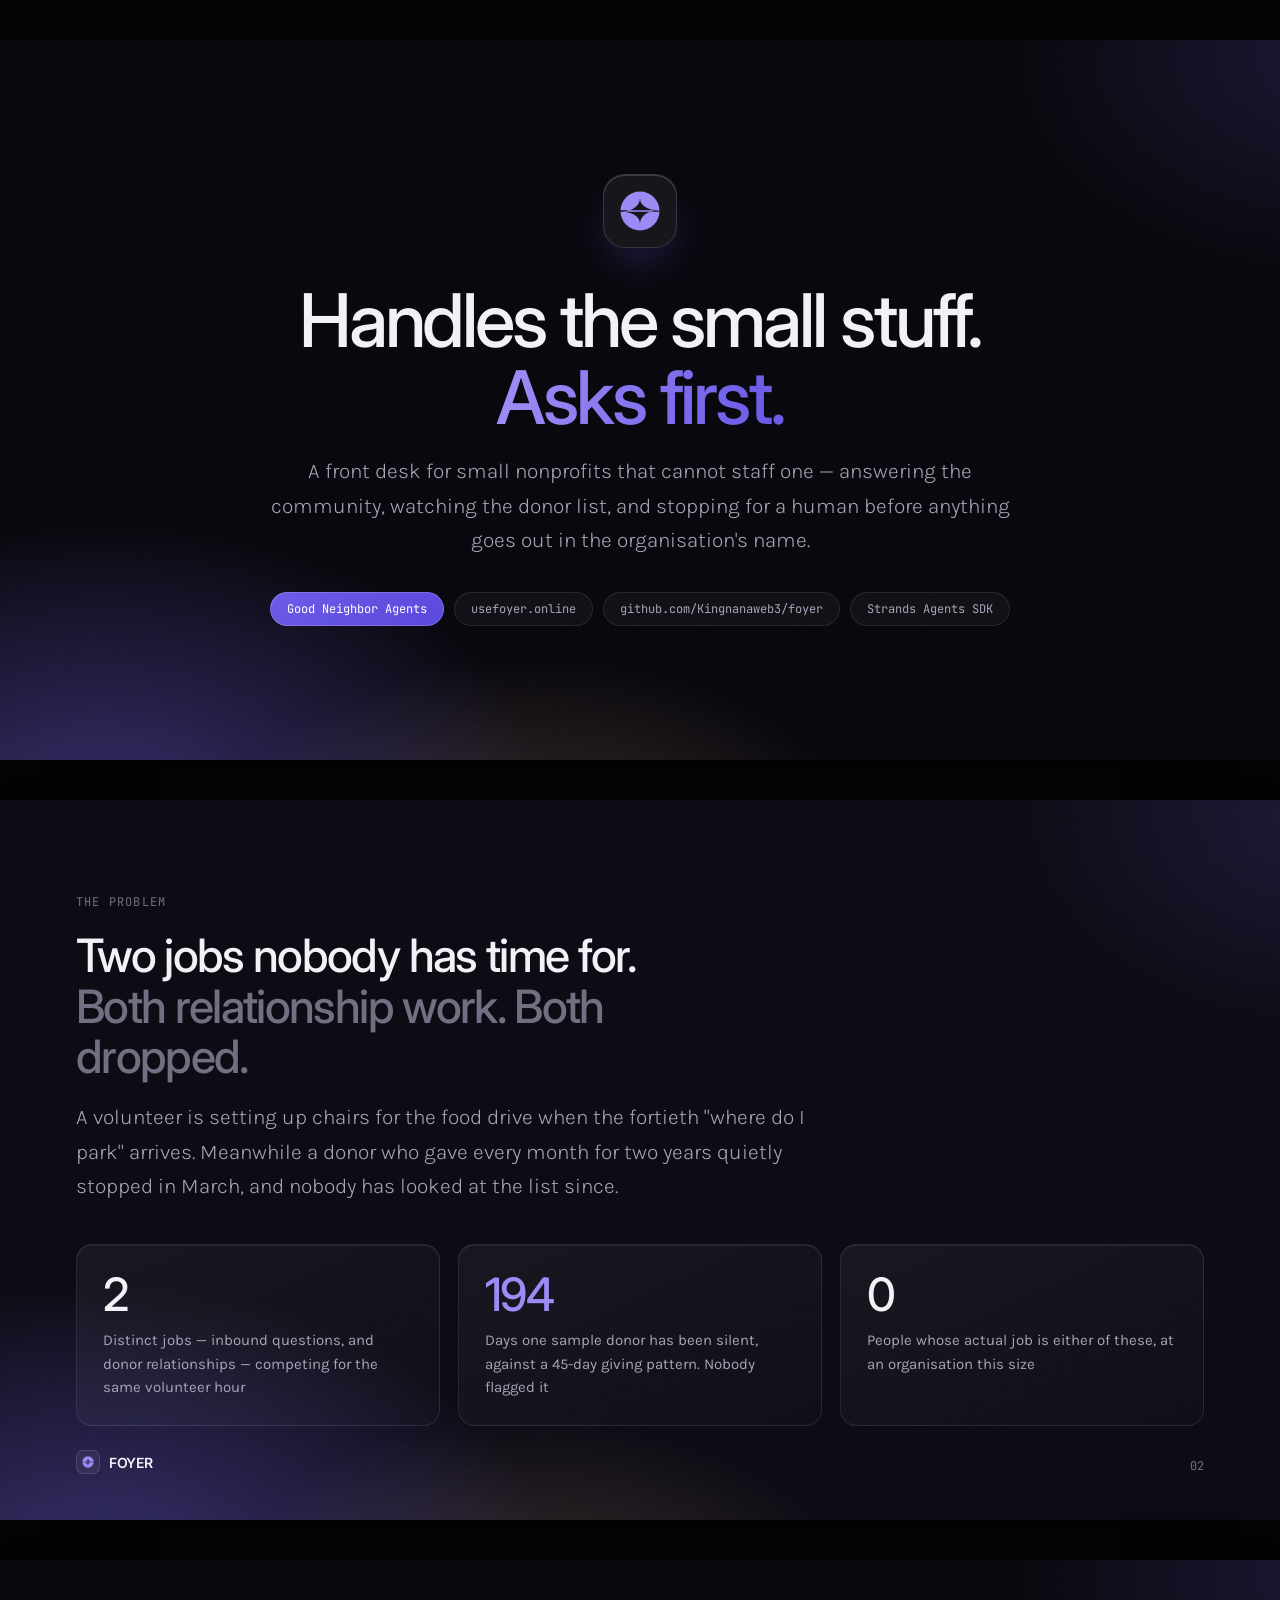
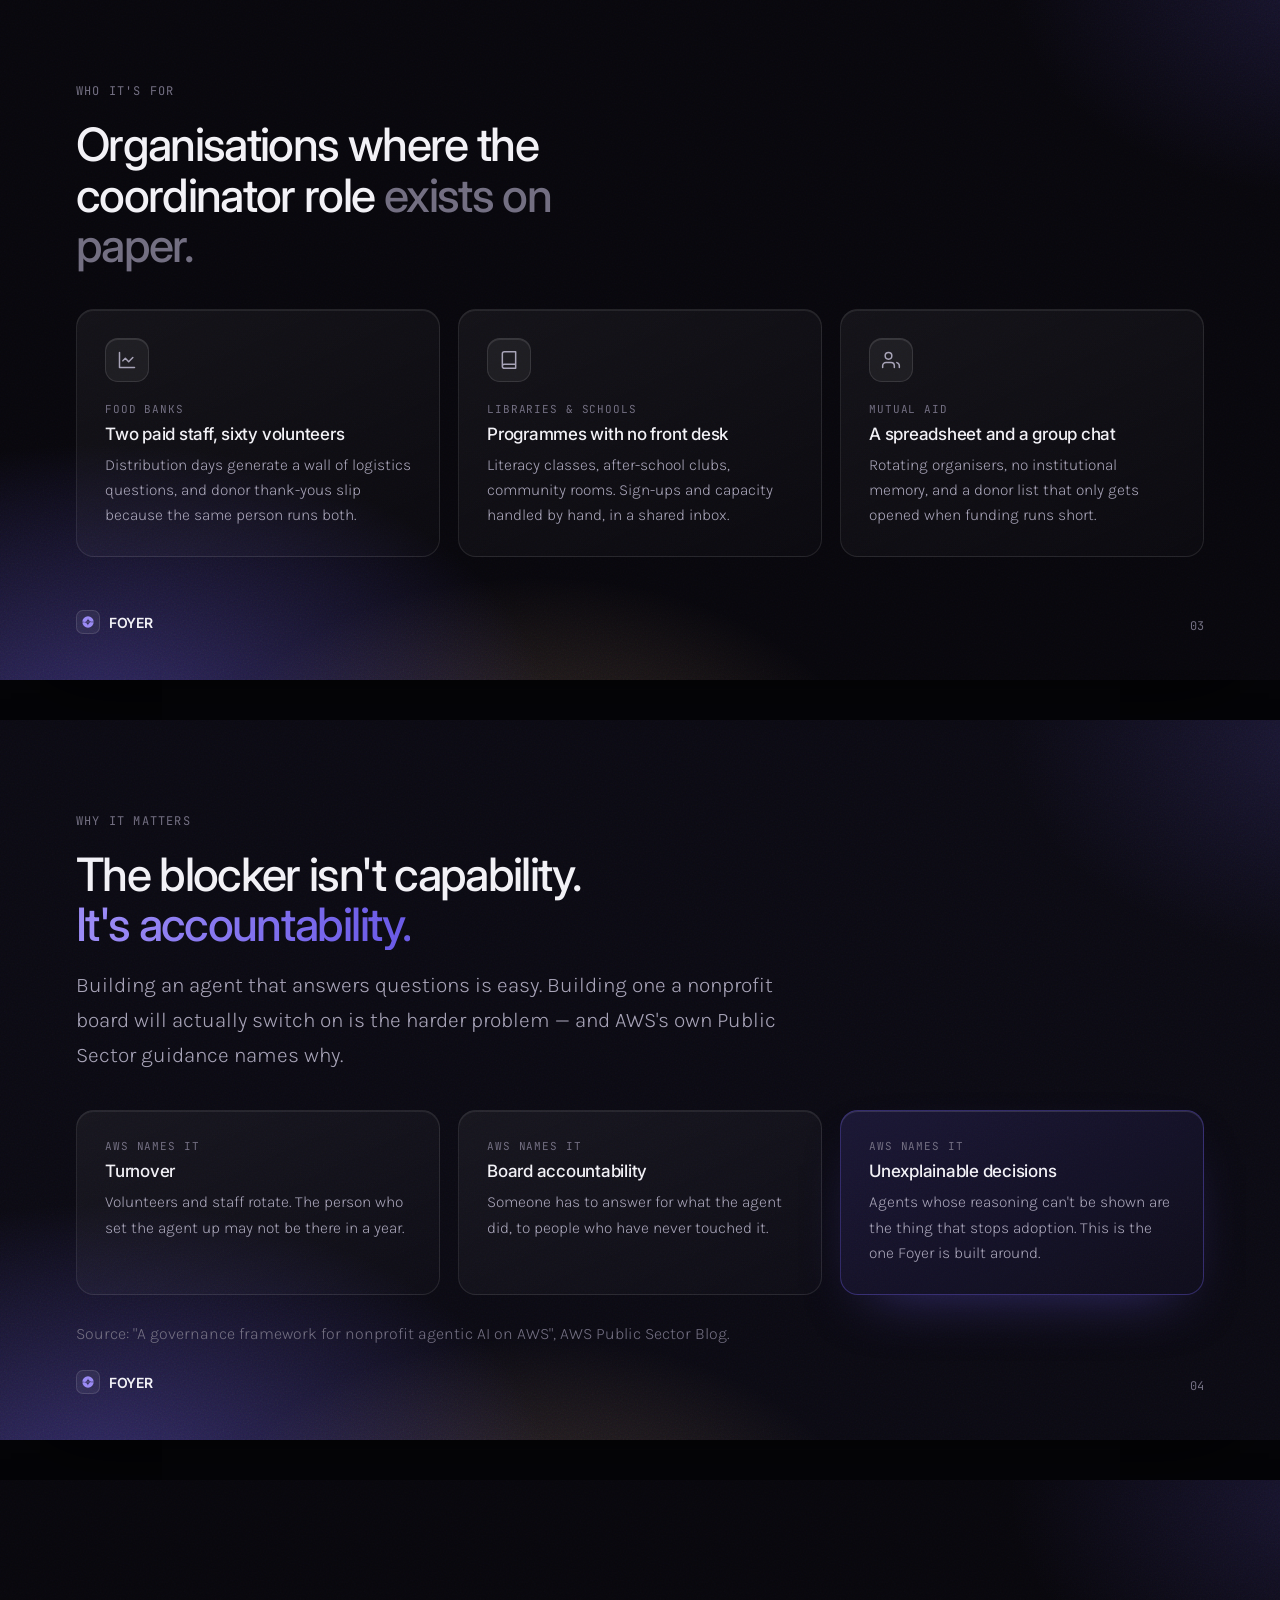
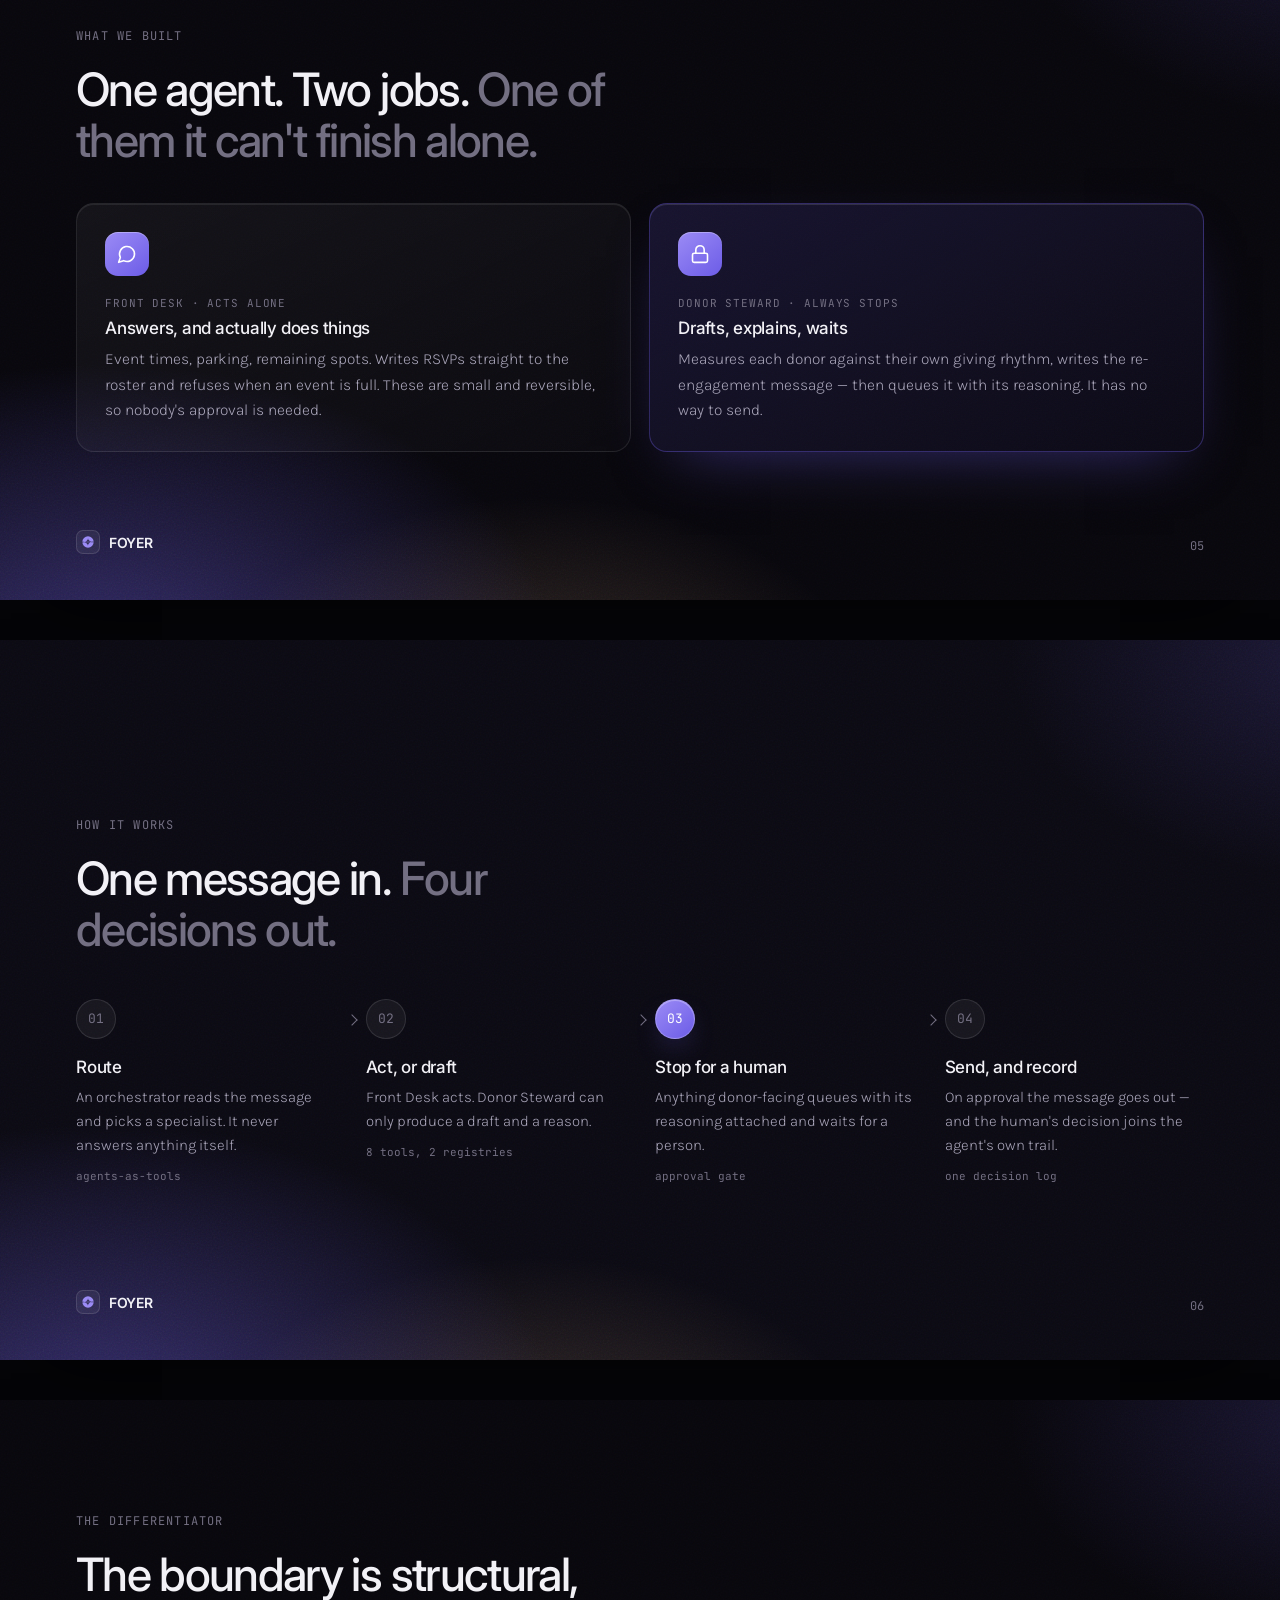
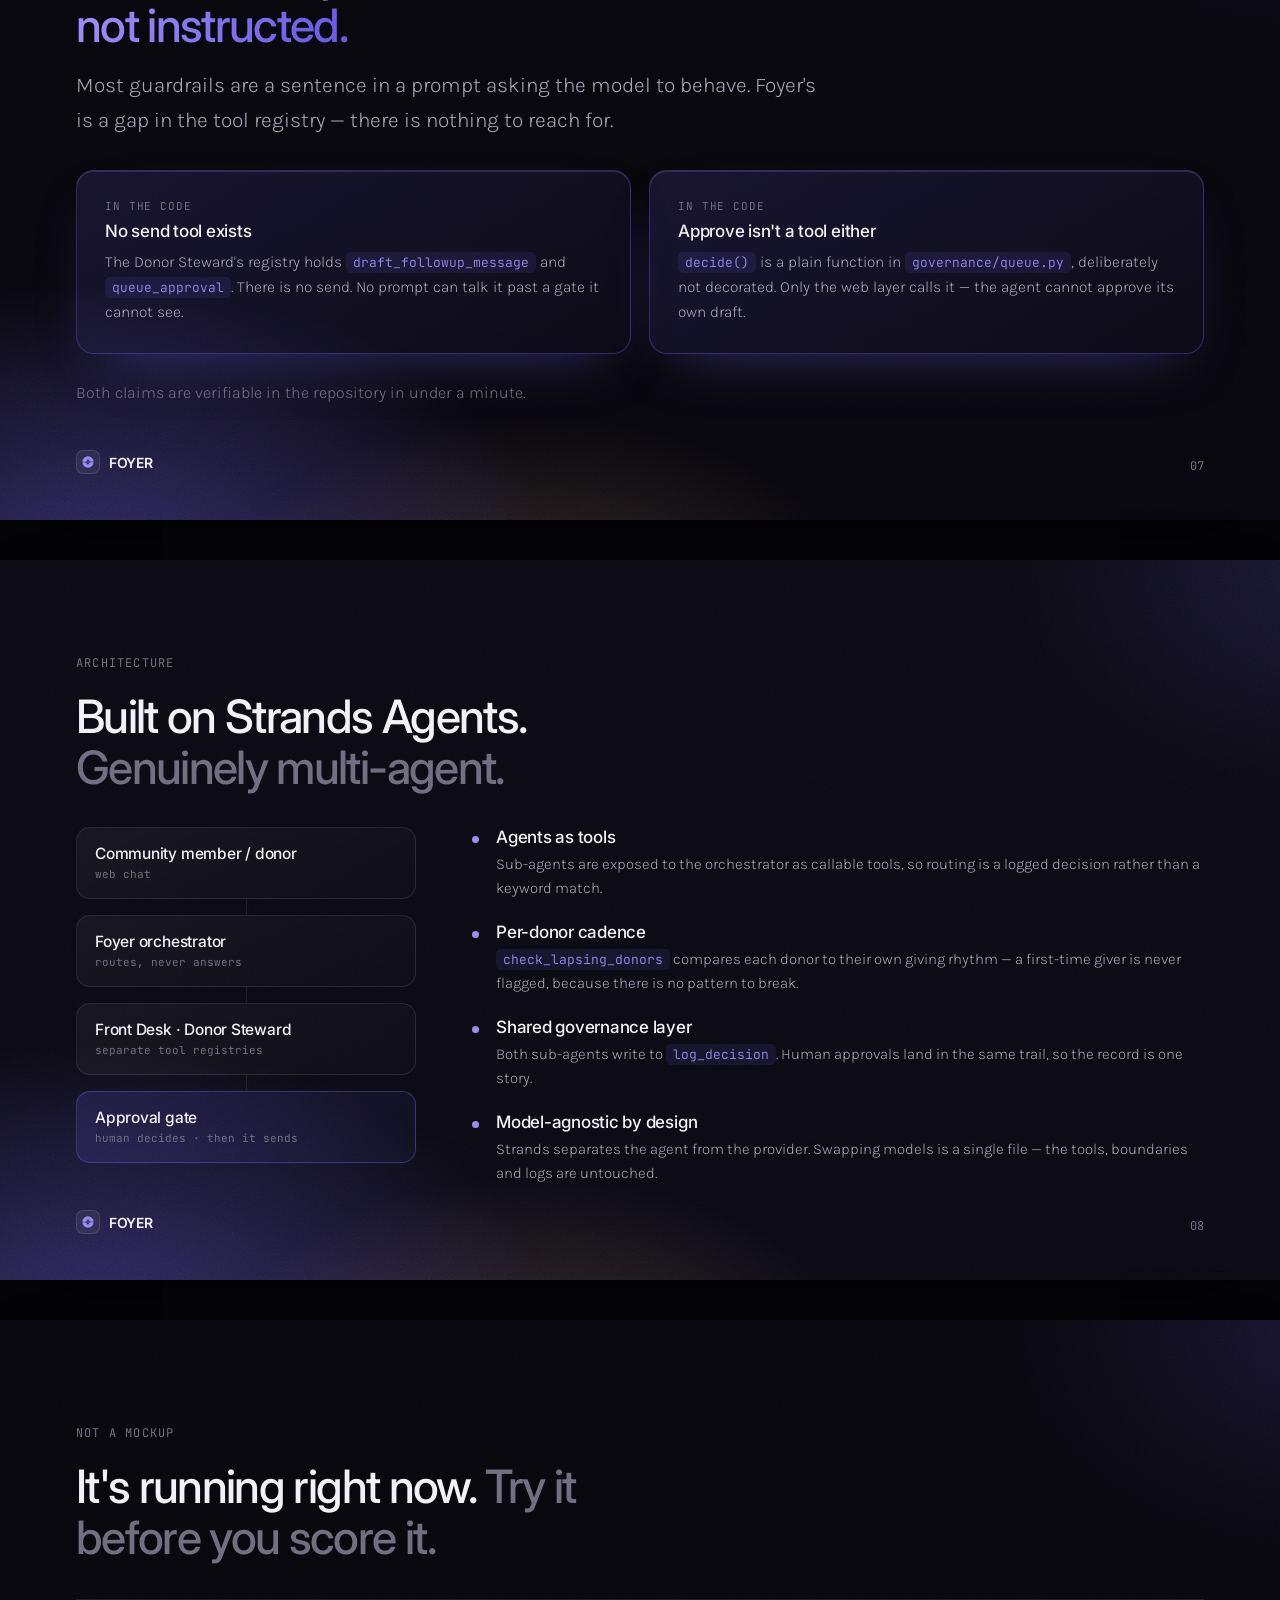
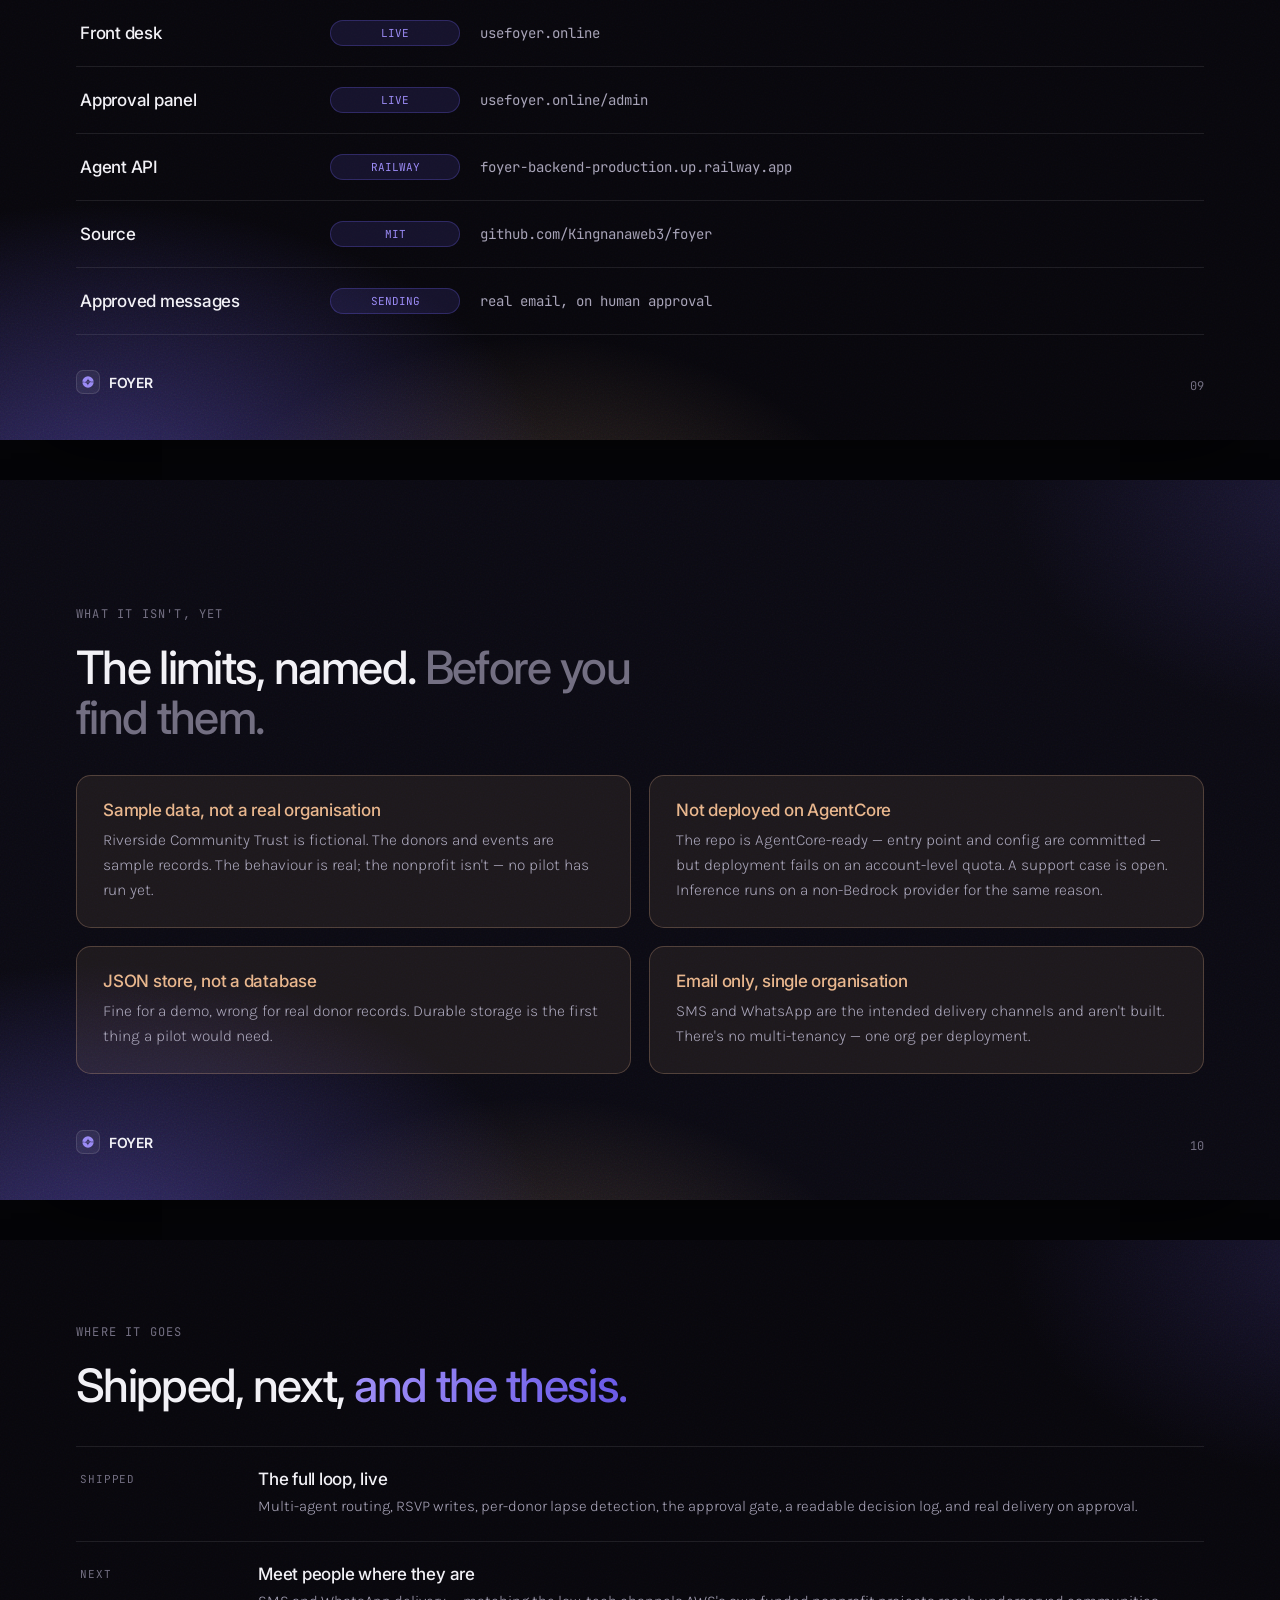
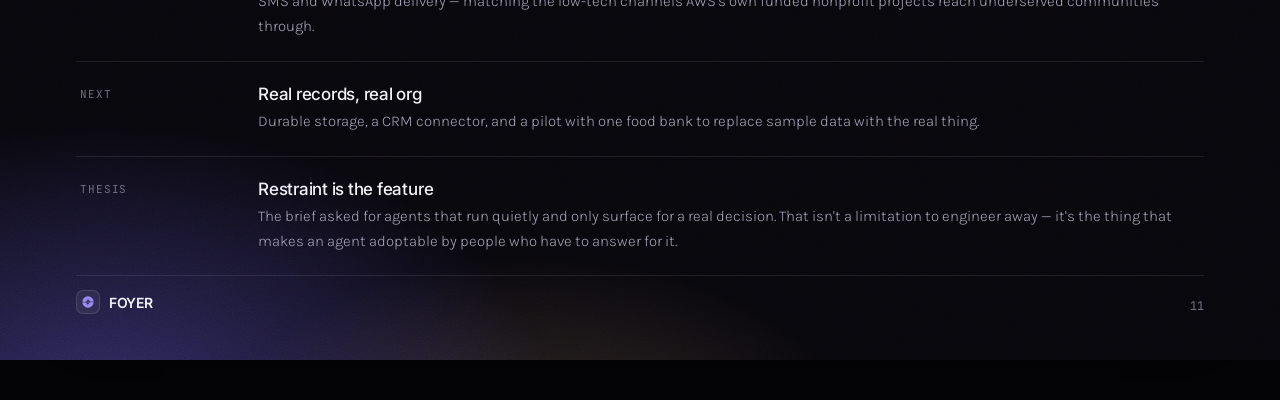
<file: web/deck.html>
<!DOCTYPE html>
<html lang="en">
<head>
<meta charset="utf-8">
<title>Foyer — Agents for Humans, Good Neighbor track</title>
<link rel="preconnect" href="https://fonts.googleapis.com">
<link rel="preconnect" href="https://fonts.gstatic.com" crossorigin>
<link href="https://fonts.googleapis.com/css2?family=Inter:wght@400;500;600&family=Karla:wght@300;400;500&family=JetBrains+Mono:wght@400;500&display=swap" rel="stylesheet">
<style>
/* ============================================================
   Foyer deck — the site's tokens on the pitchdeck slide system.
   Foyer's brand is the dark violet glass system, so the usual light
   neutral base is swapped wholesale rather than just re-tinted.
   ============================================================ */
:root {
  --ink:     #F2F1F6;
  --ink-2:   #A8A4B8;
  --ink-3:   #736F82;
  --border:  rgba(255,255,255,0.09);
  --brand-1: #6C5CE7;
  --brand-2: #9B8BF5;
  --gradient: linear-gradient(140deg, var(--brand-2), var(--brand-1));
  --surface: linear-gradient(155deg, rgba(255,255,255,0.05), rgba(255,255,255,0.014));
  --wash:    #08070C;
  --wash-2:  #0B0A12;
  --amber:   #E9B78E;
  --font-head: 'Inter', -apple-system, sans-serif;
  --font-body: 'Karla', -apple-system, sans-serif;
  --font-mono: 'JetBrains Mono', ui-monospace, monospace;
}

* { box-sizing: border-box; }
body {
  margin: 0; padding: 40px; background: #050508;
  display: flex; flex-direction: column; align-items: center; gap: 40px;
  font-family: var(--font-body);
}

.slide {
  width: 1280px; height: 720px; flex: 0 0 720px;
  padding: 68px 76px; position: relative; overflow: hidden;
  background: var(--wash); color: var(--ink-2);
  display: flex; flex-direction: column;
  box-shadow: 0 30px 80px -40px rgba(0,0,0,0.9);
}
.slide.alt { background: var(--wash-2); }

/* ambient light + grain, same recipe as the site */
.slide::before {
  content: ""; position: absolute; inset: 0; pointer-events: none;
  background:
    radial-gradient(52% 60% at 8% 108%, rgba(108,92,231,0.42), transparent 68%),
    radial-gradient(40% 46% at 42% 116%, rgba(233,183,142,0.20), transparent 66%),
    radial-gradient(36% 44% at 104% 2%, rgba(108,92,231,0.16), transparent 70%);
}
.slide::after {
  content: ""; position: absolute; inset: 0; pointer-events: none;
  opacity: 0.3; mix-blend-mode: soft-light;
  background-image: url("data:image/svg+xml,%3Csvg xmlns='http://www.w3.org/2000/svg' width='180' height='180'%3E%3Cfilter id='n'%3E%3CfeTurbulence type='fractalNoise' baseFrequency='0.65' numOctaves='5' stitchTiles='stitch'/%3E%3C/filter%3E%3Crect width='180' height='180' filter='url(%23n)'/%3E%3C/svg%3E");
}
.slide > * { position: relative; z-index: 2; }

/* ---------- type ---------- */
h1, h2, h3, h4 { font-family: var(--font-head); color: var(--ink); margin: 0; }
h1 { font-weight: 500; font-size: 74px; line-height: 1.04; letter-spacing: -0.042em; }
h2 { font-weight: 500; font-size: 46px; line-height: 1.1; letter-spacing: -0.036em; max-width: 20ch; }
h3 { font-weight: 500; font-size: 22px; letter-spacing: -0.02em; }
h4 { font-weight: 500; font-size: 17px; letter-spacing: -0.014em; }
p  { font-family: var(--font-body); font-weight: 300; font-size: 19px; line-height: 1.66; color: var(--ink-2); margin: 0; }
p.lead  { font-size: 21px; max-width: 62ch; margin-top: 18px; }
p.small { font-size: 16px; }

.muted { color: var(--ink-3); }
.tint {
  display: inline-block;
  background: linear-gradient(104deg, var(--brand-2) 8%, var(--brand-1) 92%);
  -webkit-background-clip: text; background-clip: text; color: transparent;
}

.eyebrow {
  font-family: var(--font-mono); font-size: 12px; font-weight: 400;
  text-transform: uppercase; letter-spacing: 0.1em; color: var(--ink-3);
  margin-bottom: 20px; display: block;
}

/* ---------- furniture ---------- */
.brand-foot {
  position: absolute; left: 76px; bottom: 46px; z-index: 3;
  display: flex; align-items: center; gap: 9px;
  font-family: var(--font-head); font-weight: 600; font-size: 14px;
  letter-spacing: -0.02em; color: var(--ink);
}
.mark {
  width: 24px; height: 24px; border-radius: 7px; padding: 4px;
  background: rgba(255,255,255,0.06); border: 1px solid rgba(255,255,255,0.12);
  color: var(--brand-2); display: grid; place-items: center;
}
.mark svg { width: 100%; height: 100%; display: block; }
.slide-num {
  position: absolute; right: 76px; bottom: 46px; z-index: 3;
  font-family: var(--font-mono); font-size: 12px; color: var(--ink-3);
}

.body { flex: 1; display: flex; flex-direction: column; justify-content: center; }

/* ---------- title ---------- */
.title { align-items: center; justify-content: center; text-align: center; }
.title .mark-lg {
  width: 74px; height: 74px; border-radius: 22px; padding: 12px;
  background: rgba(255,255,255,0.06); border: 1px solid rgba(255,255,255,0.14);
  color: var(--brand-2); margin-bottom: 34px;
  box-shadow: 0 20px 48px -18px rgba(108,92,231,0.55), inset 0 1px 0 rgba(255,255,255,0.16);
}
.chips { display: flex; gap: 10px; margin-top: 34px; flex-wrap: wrap; justify-content: center; }
.chip {
  font-family: var(--font-mono); font-size: 12px; color: var(--ink-2);
  padding: 8px 16px; border-radius: 999px;
  background: rgba(255,255,255,0.04); border: 1px solid var(--border);
}
.chip.lit {
  color: #fff; border-color: rgba(255,255,255,0.18);
  background: linear-gradient(145deg, var(--brand-1), #5A49DC);
}

/* ---------- stat row ---------- */
.stat-row { display: grid; grid-template-columns: repeat(3, 1fr); gap: 18px; margin-top: 40px; }
.stat {
  padding: 26px; border-radius: 16px;
  background: var(--surface); border: 1px solid var(--border);
  box-shadow: inset 0 1px 0 rgba(255,255,255,0.08);
}
.stat-value {
  font-family: var(--font-head); font-weight: 500; font-size: 46px;
  letter-spacing: -0.036em; color: var(--ink); line-height: 1; margin-bottom: 12px;
}
.stat-value.accent { color: var(--brand-2); }
.stat-label { font-size: 15px; line-height: 1.55; color: var(--ink-2); }

/* ---------- cards ---------- */
.card-grid { display: grid; gap: 18px; margin-top: 38px; }
.card-grid.two   { grid-template-columns: repeat(2, 1fr); }
.card-grid.three { grid-template-columns: repeat(3, 1fr); }
.card {
  padding: 28px; border-radius: 18px;
  background: var(--surface); border: 1px solid var(--border);
  box-shadow: inset 0 1px 0 rgba(255,255,255,0.08);
}
.card.dark {
  background: linear-gradient(150deg, rgba(108,92,231,0.16), rgba(108,92,231,0.04));
  border-color: rgba(108,92,231,0.36);
  box-shadow: 0 24px 60px -30px rgba(108,92,231,0.5), inset 0 1px 0 rgba(255,255,255,0.12);
}
.icon-tile {
  width: 44px; height: 44px; border-radius: 13px; display: grid; place-items: center;
  background: var(--gradient); color: #fff; margin-bottom: 20px;
  box-shadow: inset 0 1px 0 rgba(255,255,255,0.3);
}
.icon-tile.ghost {
  background: rgba(255,255,255,0.05); border: 1px solid rgba(255,255,255,0.11);
  color: var(--ink-2); box-shadow: inset 0 1px 0 rgba(255,255,255,0.1);
}
.card-tag {
  font-family: var(--font-mono); font-size: 11px; text-transform: uppercase;
  letter-spacing: 0.08em; color: var(--ink-3); display: block; margin-bottom: 8px;
}
.card h4 { margin-bottom: 9px; }
.card p { font-size: 15.5px; line-height: 1.62; }

/* ---------- pipeline ---------- */
.pipeline { display: grid; grid-template-columns: repeat(4, 1fr); gap: 30px; margin-top: 44px; }
.pipe-step { position: relative; }
.pipe-step:not(:last-child)::after {
  content: ""; position: absolute; right: -20px; top: 17px;
  width: 7px; height: 7px; border-top: 1.5px solid var(--ink-3);
  border-right: 1.5px solid var(--ink-3); transform: rotate(45deg);
}
.pipe-num {
  width: 40px; height: 40px; border-radius: 50%; display: grid; place-items: center;
  font-family: var(--font-mono); font-size: 13px; color: var(--ink-3);
  background: rgba(255,255,255,0.05); border: 1px solid rgba(255,255,255,0.11);
  margin-bottom: 18px;
}
.pipe-num.lit {
  background: var(--gradient); color: #fff; border-color: rgba(255,255,255,0.2);
  box-shadow: 0 12px 28px -12px rgba(108,92,231,0.8), inset 0 1px 0 rgba(255,255,255,0.3);
}
.pipe-step h4 { margin-bottom: 8px; }
.pipe-step p { font-size: 15px; line-height: 1.6; }
.pipe-chain {
  font-family: var(--font-mono); font-size: 11px; color: var(--ink-3);
  display: block; margin-top: 12px;
}

/* ---------- architecture ---------- */
.arch { display: grid; grid-template-columns: 340px 1fr; gap: 56px; margin-top: 34px; align-items: start; }
.arch-node {
  display: flex; align-items: center; gap: 14px;
  padding: 16px 18px; border-radius: 14px;
  background: var(--surface); border: 1px solid var(--border);
}
.arch-node h4 { font-size: 15.5px; margin: 0; }
.arch-node .sub { font-family: var(--font-mono); font-size: 11px; color: var(--ink-3); }
.arch-node.accent {
  background: linear-gradient(150deg, rgba(108,92,231,0.18), rgba(108,92,231,0.05));
  border-color: rgba(108,92,231,0.4);
}
.arch-connector { width: 1px; height: 16px; background: var(--border); margin: 0 auto; }
.spec-list { display: grid; gap: 22px; }
.spec { display: grid; grid-template-columns: 9px 1fr; gap: 15px; align-items: start; }
.dot { width: 7px; height: 7px; border-radius: 50%; background: var(--brand-2); margin-top: 9px; }
.spec h4 { margin-bottom: 5px; }
.spec p { font-size: 15px; line-height: 1.6; }
code {
  font-family: var(--font-mono); font-size: 13px; color: var(--brand-2);
  background: rgba(108,92,231,0.12); padding: 2px 7px; border-radius: 5px;
}

/* ---------- address table ---------- */
.addr-table { margin-top: 36px; border-top: 1px solid var(--border); }
.addr-row {
  display: grid; grid-template-columns: 230px 130px 1fr; gap: 20px;
  align-items: center; padding: 20px 4px; border-bottom: 1px solid var(--border);
}
.addr-row h4 { margin: 0; }
.addr-net {
  font-family: var(--font-mono); font-size: 11px; padding: 5px 12px;
  border-radius: 999px; text-align: center;
  background: rgba(108,92,231,0.14); color: var(--brand-2);
  border: 1px solid rgba(108,92,231,0.3);
}
.addr-val { font-family: var(--font-mono); font-size: 14px; color: var(--ink-2); }

/* ---------- honest ---------- */
.honest {
  padding: 24px 26px; border-radius: 15px;
  background: rgba(233,183,142,0.08); border: 1px solid rgba(233,183,142,0.26);
}
.honest h4 { color: var(--amber); margin-bottom: 8px; }
.honest p { font-size: 15.5px; line-height: 1.62; }

/* ---------- roadmap ---------- */
.road { margin-top: 36px; border-top: 1px solid var(--border); }
.road-item {
  display: grid; grid-template-columns: 150px 1fr; gap: 28px;
  padding: 22px 4px; border-bottom: 1px solid var(--border); align-items: start;
}
.road-when {
  font-family: var(--font-mono); font-size: 11px; text-transform: uppercase;
  letter-spacing: 0.08em; color: var(--ink-3); padding-top: 3px;
}
.road-item h4 { margin-bottom: 5px; }
.road-item p { font-size: 15px; }

/* ---------- print ---------- */
@page { size: 1280px 720px; margin: 0; }
@media print {
  body { background: #fff; gap: 0; padding: 0; display: block; }
  .slide { page-break-after: always; break-after: page; box-shadow: none; }
  .slide:last-child { page-break-after: auto; break-after: auto; }
}
</style>
</head>
<body>

<!-- ══════════════ 01 · TITLE ══════════════ -->
<section class="slide title">
  <div class="body" style="align-items:center;justify-content:center;text-align:center">
    <span class="mark-lg">
      <svg viewBox="0 0 64 64" fill="none"><path fill="currentColor" fill-rule="evenodd" clip-rule="evenodd" d="M32 6a26 26 0 1 1 0 52 26 26 0 0 1 0-52Z M32 15C32 24 41 31.1 58 31.1 41 31.1 32 40 32 49 32 40 23 32.9 6 32.9 23 32.9 32 24 32 15Z M6 31.1h52v1.8H6Z"/></svg>
    </span>
    <h1>Handles the small stuff.<br><span class="tint">Asks first.</span></h1>
    <p class="lead">A front desk for small nonprofits that cannot staff one —
      answering the community, watching the donor list, and stopping for a human
      before anything goes out in the organisation's name.</p>
    <div class="chips">
      <span class="chip lit">Good Neighbor Agents</span>
      <span class="chip">usefoyer.online</span>
      <span class="chip">github.com/Kingnanaweb3/foyer</span>
      <span class="chip">Strands Agents SDK</span>
    </div>
  </div>
</section>

<!-- ══════════════ 02 · PROBLEM ══════════════ -->
<section class="slide alt">
  <div class="body">
    <span class="eyebrow">The problem</span>
    <h2>Two jobs nobody has time for. <span class="muted">Both relationship work. Both dropped.</span></h2>
    <p class="lead">A volunteer is setting up chairs for the food drive when the
      fortieth "where do I park" arrives. Meanwhile a donor who gave every month
      for two years quietly stopped in March, and nobody has looked at the list
      since.</p>
    <div class="stat-row">
      <div class="stat">
        <div class="stat-value">2</div>
        <div class="stat-label">Distinct jobs — inbound questions, and donor
          relationships — competing for the same volunteer hour</div>
      </div>
      <div class="stat">
        <div class="stat-value accent">194</div>
        <div class="stat-label">Days one sample donor has been silent, against
          a 45-day giving pattern. Nobody flagged it</div>
      </div>
      <div class="stat">
        <div class="stat-value">0</div>
        <div class="stat-label">People whose actual job is either of these, at
          an organisation this size</div>
      </div>
    </div>
  </div>
  <div class="brand-foot"><span class="mark"><svg viewBox="0 0 64 64" fill="none"><path fill="currentColor" fill-rule="evenodd" clip-rule="evenodd" d="M32 6a26 26 0 1 1 0 52 26 26 0 0 1 0-52Z M32 15C32 24 41 31.1 58 31.1 41 31.1 32 40 32 49 32 40 23 32.9 6 32.9 23 32.9 32 24 32 15Z M6 31.1h52v1.8H6Z"/></svg></span>FOYER</div>
  <div class="slide-num">02</div>
</section>

<!-- ══════════════ 03 · WHO IT'S FOR ══════════════ -->
<section class="slide">
  <div class="body">
    <span class="eyebrow">Who it's for</span>
    <h2>Organisations where the coordinator role <span class="muted">exists on paper.</span></h2>
    <div class="card-grid three">
      <div class="card">
        <span class="icon-tile ghost"><svg width="20" height="20" viewBox="0 0 24 24" fill="none" stroke="currentColor" stroke-width="1.8" stroke-linecap="round" stroke-linejoin="round"><path d="M3 3v18h18"/><path d="m19 9-5 5-4-4-3 3"/></svg></span>
        <span class="card-tag">Food banks</span>
        <h4>Two paid staff, sixty volunteers</h4>
        <p>Distribution days generate a wall of logistics questions, and donor
          thank-yous slip because the same person runs both.</p>
      </div>
      <div class="card">
        <span class="icon-tile ghost"><svg width="20" height="20" viewBox="0 0 24 24" fill="none" stroke="currentColor" stroke-width="1.8" stroke-linecap="round" stroke-linejoin="round"><path d="M4 19.5v-15A2.5 2.5 0 0 1 6.5 2H20v20H6.5a2.5 2.5 0 0 1 0-5H20"/></svg></span>
        <span class="card-tag">Libraries &amp; schools</span>
        <h4>Programmes with no front desk</h4>
        <p>Literacy classes, after-school clubs, community rooms. Sign-ups and
          capacity handled by hand, in a shared inbox.</p>
      </div>
      <div class="card">
        <span class="icon-tile ghost"><svg width="20" height="20" viewBox="0 0 24 24" fill="none" stroke="currentColor" stroke-width="1.8" stroke-linecap="round" stroke-linejoin="round"><path d="M16 21v-2a4 4 0 0 0-4-4H6a4 4 0 0 0-4 4v2"/><circle cx="9" cy="7" r="4"/><path d="M22 21v-2a4 4 0 0 0-3-3.87"/></svg></span>
        <span class="card-tag">Mutual aid</span>
        <h4>A spreadsheet and a group chat</h4>
        <p>Rotating organisers, no institutional memory, and a donor list that
          only gets opened when funding runs short.</p>
      </div>
    </div>
  </div>
  <div class="brand-foot"><span class="mark"><svg viewBox="0 0 64 64" fill="none"><path fill="currentColor" fill-rule="evenodd" clip-rule="evenodd" d="M32 6a26 26 0 1 1 0 52 26 26 0 0 1 0-52Z M32 15C32 24 41 31.1 58 31.1 41 31.1 32 40 32 49 32 40 23 32.9 6 32.9 23 32.9 32 24 32 15Z M6 31.1h52v1.8H6Z"/></svg></span>FOYER</div>
  <div class="slide-num">03</div>
</section>

<!-- ══════════════ 04 · WHY IT MATTERS ══════════════ -->
<section class="slide alt">
  <div class="body">
    <span class="eyebrow">Why it matters</span>
    <h2>The blocker isn't capability. <span class="tint">It's accountability.</span></h2>
    <p class="lead">Building an agent that answers questions is easy. Building one
      a nonprofit board will actually switch on is the harder problem — and AWS's
      own Public Sector guidance names why.</p>
    <div class="card-grid three">
      <div class="card">
        <span class="card-tag">AWS names it</span>
        <h4>Turnover</h4>
        <p>Volunteers and staff rotate. The person who set the agent up may not
          be there in a year.</p>
      </div>
      <div class="card">
        <span class="card-tag">AWS names it</span>
        <h4>Board accountability</h4>
        <p>Someone has to answer for what the agent did, to people who have
          never touched it.</p>
      </div>
      <div class="card dark">
        <span class="card-tag">AWS names it</span>
        <h4>Unexplainable decisions</h4>
        <p>Agents whose reasoning can't be shown are the thing that stops
          adoption. This is the one Foyer is built around.</p>
      </div>
    </div>
    <p class="small" style="margin-top:26px;color:var(--ink-3)">Source: "A governance
      framework for nonprofit agentic AI on AWS", AWS Public Sector Blog.</p>
  </div>
  <div class="brand-foot"><span class="mark"><svg viewBox="0 0 64 64" fill="none"><path fill="currentColor" fill-rule="evenodd" clip-rule="evenodd" d="M32 6a26 26 0 1 1 0 52 26 26 0 0 1 0-52Z M32 15C32 24 41 31.1 58 31.1 41 31.1 32 40 32 49 32 40 23 32.9 6 32.9 23 32.9 32 24 32 15Z M6 31.1h52v1.8H6Z"/></svg></span>FOYER</div>
  <div class="slide-num">04</div>
</section>

<!-- ══════════════ 05 · SOLUTION ══════════════ -->
<section class="slide">
  <div class="body">
    <span class="eyebrow">What we built</span>
    <h2>One agent. Two jobs. <span class="muted">One of them it can't finish alone.</span></h2>
    <div class="card-grid two">
      <div class="card">
        <span class="icon-tile"><svg width="20" height="20" viewBox="0 0 24 24" fill="none" stroke="currentColor" stroke-width="1.9" stroke-linecap="round" stroke-linejoin="round"><path d="M7.9 20A9 9 0 1 0 4 16.1L2 22Z"/></svg></span>
        <span class="card-tag">Front desk · acts alone</span>
        <h4>Answers, and actually does things</h4>
        <p>Event times, parking, remaining spots. Writes RSVPs straight to the
          roster and refuses when an event is full. These are small and
          reversible, so nobody's approval is needed.</p>
      </div>
      <div class="card dark">
        <span class="icon-tile"><svg width="20" height="20" viewBox="0 0 24 24" fill="none" stroke="currentColor" stroke-width="1.9" stroke-linecap="round" stroke-linejoin="round"><rect width="18" height="11" x="3" y="11" rx="2"/><path d="M7 11V7a5 5 0 0 1 10 0v4"/></svg></span>
        <span class="card-tag">Donor steward · always stops</span>
        <h4>Drafts, explains, waits</h4>
        <p>Measures each donor against their own giving rhythm, writes the
          re-engagement message — then queues it with its reasoning. It has no
          way to send.</p>
      </div>
    </div>
  </div>
  <div class="brand-foot"><span class="mark"><svg viewBox="0 0 64 64" fill="none"><path fill="currentColor" fill-rule="evenodd" clip-rule="evenodd" d="M32 6a26 26 0 1 1 0 52 26 26 0 0 1 0-52Z M32 15C32 24 41 31.1 58 31.1 41 31.1 32 40 32 49 32 40 23 32.9 6 32.9 23 32.9 32 24 32 15Z M6 31.1h52v1.8H6Z"/></svg></span>FOYER</div>
  <div class="slide-num">05</div>
</section>

<!-- ══════════════ 06 · HOW IT WORKS ══════════════ -->
<section class="slide alt">
  <div class="body">
    <span class="eyebrow">How it works</span>
    <h2>One message in. <span class="muted">Four decisions out.</span></h2>
    <div class="pipeline">
      <div class="pipe-step">
        <div class="pipe-num">01</div>
        <h4>Route</h4>
        <p>An orchestrator reads the message and picks a specialist. It never
          answers anything itself.</p>
        <span class="pipe-chain">agents-as-tools</span>
      </div>
      <div class="pipe-step">
        <div class="pipe-num">02</div>
        <h4>Act, or draft</h4>
        <p>Front Desk acts. Donor Steward can only produce a draft and a
          reason.</p>
        <span class="pipe-chain">8 tools, 2 registries</span>
      </div>
      <div class="pipe-step">
        <div class="pipe-num lit">03</div>
        <h4>Stop for a human</h4>
        <p>Anything donor-facing queues with its reasoning attached and waits
          for a person.</p>
        <span class="pipe-chain">approval gate</span>
      </div>
      <div class="pipe-step">
        <div class="pipe-num">04</div>
        <h4>Send, and record</h4>
        <p>On approval the message goes out — and the human's decision joins the
          agent's own trail.</p>
        <span class="pipe-chain">one decision log</span>
      </div>
    </div>
  </div>
  <div class="brand-foot"><span class="mark"><svg viewBox="0 0 64 64" fill="none"><path fill="currentColor" fill-rule="evenodd" clip-rule="evenodd" d="M32 6a26 26 0 1 1 0 52 26 26 0 0 1 0-52Z M32 15C32 24 41 31.1 58 31.1 41 31.1 32 40 32 49 32 40 23 32.9 6 32.9 23 32.9 32 24 32 15Z M6 31.1h52v1.8H6Z"/></svg></span>FOYER</div>
  <div class="slide-num">06</div>
</section>

<!-- ══════════════ 07 · THE DIFFERENTIATOR ══════════════ -->
<section class="slide">
  <div class="body">
    <span class="eyebrow">The differentiator</span>
    <h2>The boundary is structural, <span class="tint">not instructed.</span></h2>
    <p class="lead">Most guardrails are a sentence in a prompt asking the model to
      behave. Foyer's is a gap in the tool registry — there is nothing to reach for.</p>
    <div class="card-grid two" style="margin-top:32px">
      <div class="card dark">
        <span class="card-tag">In the code</span>
        <h4>No send tool exists</h4>
        <p>The Donor Steward's registry holds <code>draft_followup_message</code>
          and <code>queue_approval</code>. There is no send. No prompt can talk
          it past a gate it cannot see.</p>
      </div>
      <div class="card dark">
        <span class="card-tag">In the code</span>
        <h4>Approve isn't a tool either</h4>
        <p><code>decide()</code> is a plain function in <code>governance/queue.py</code>,
          deliberately not decorated. Only the web layer calls it — the agent
          cannot approve its own draft.</p>
      </div>
    </div>
    <p class="small" style="margin-top:26px;color:var(--ink-3)">Both claims are
      verifiable in the repository in under a minute.</p>
  </div>
  <div class="brand-foot"><span class="mark"><svg viewBox="0 0 64 64" fill="none"><path fill="currentColor" fill-rule="evenodd" clip-rule="evenodd" d="M32 6a26 26 0 1 1 0 52 26 26 0 0 1 0-52Z M32 15C32 24 41 31.1 58 31.1 41 31.1 32 40 32 49 32 40 23 32.9 6 32.9 23 32.9 32 24 32 15Z M6 31.1h52v1.8H6Z"/></svg></span>FOYER</div>
  <div class="slide-num">07</div>
</section>

<!-- ══════════════ 08 · ARCHITECTURE ══════════════ -->
<section class="slide alt">
  <div class="body">
    <span class="eyebrow">Architecture</span>
    <h2>Built on Strands Agents. <span class="muted">Genuinely multi-agent.</span></h2>
    <div class="arch">
      <div>
        <div class="arch-node">
          <div><h4>Community member / donor</h4><span class="sub">web chat</span></div>
        </div>
        <div class="arch-connector"></div>
        <div class="arch-node">
          <div><h4>Foyer orchestrator</h4><span class="sub">routes, never answers</span></div>
        </div>
        <div class="arch-connector"></div>
        <div class="arch-node">
          <div><h4>Front Desk · Donor Steward</h4><span class="sub">separate tool registries</span></div>
        </div>
        <div class="arch-connector"></div>
        <div class="arch-node accent">
          <div><h4>Approval gate</h4><span class="sub">human decides · then it sends</span></div>
        </div>
      </div>
      <div class="spec-list">
        <div class="spec"><span class="dot"></span><div>
          <h4>Agents as tools</h4>
          <p>Sub-agents are exposed to the orchestrator as callable tools, so
            routing is a logged decision rather than a keyword match.</p>
        </div></div>
        <div class="spec"><span class="dot"></span><div>
          <h4>Per-donor cadence</h4>
          <p><code>check_lapsing_donors</code> compares each donor to their own
            giving rhythm — a first-time giver is never flagged, because there is
            no pattern to break.</p>
        </div></div>
        <div class="spec"><span class="dot"></span><div>
          <h4>Shared governance layer</h4>
          <p>Both sub-agents write to <code>log_decision</code>. Human approvals
            land in the same trail, so the record is one story.</p>
        </div></div>
        <div class="spec"><span class="dot"></span><div>
          <h4>Model-agnostic by design</h4>
          <p>Strands separates the agent from the provider. Swapping models is a
            single file — the tools, boundaries and logs are untouched.</p>
        </div></div>
      </div>
    </div>
  </div>
  <div class="brand-foot"><span class="mark"><svg viewBox="0 0 64 64" fill="none"><path fill="currentColor" fill-rule="evenodd" clip-rule="evenodd" d="M32 6a26 26 0 1 1 0 52 26 26 0 0 1 0-52Z M32 15C32 24 41 31.1 58 31.1 41 31.1 32 40 32 49 32 40 23 32.9 6 32.9 23 32.9 32 24 32 15Z M6 31.1h52v1.8H6Z"/></svg></span>FOYER</div>
  <div class="slide-num">08</div>
</section>

<!-- ══════════════ 09 · LIVE ══════════════ -->
<section class="slide">
  <div class="body">
    <span class="eyebrow">Not a mockup</span>
    <h2>It's running right now. <span class="muted">Try it before you score it.</span></h2>
    <div class="addr-table">
      <div class="addr-row">
        <h4>Front desk</h4><span class="addr-net">LIVE</span>
        <span class="addr-val">usefoyer.online</span>
      </div>
      <div class="addr-row">
        <h4>Approval panel</h4><span class="addr-net">LIVE</span>
        <span class="addr-val">usefoyer.online/admin</span>
      </div>
      <div class="addr-row">
        <h4>Agent API</h4><span class="addr-net">RAILWAY</span>
        <span class="addr-val">foyer-backend-production.up.railway.app</span>
      </div>
      <div class="addr-row">
        <h4>Source</h4><span class="addr-net">MIT</span>
        <span class="addr-val">github.com/Kingnanaweb3/foyer</span>
      </div>
      <div class="addr-row">
        <h4>Approved messages</h4><span class="addr-net">SENDING</span>
        <span class="addr-val">real email, on human approval</span>
      </div>
    </div>
  </div>
  <div class="brand-foot"><span class="mark"><svg viewBox="0 0 64 64" fill="none"><path fill="currentColor" fill-rule="evenodd" clip-rule="evenodd" d="M32 6a26 26 0 1 1 0 52 26 26 0 0 1 0-52Z M32 15C32 24 41 31.1 58 31.1 41 31.1 32 40 32 49 32 40 23 32.9 6 32.9 23 32.9 32 24 32 15Z M6 31.1h52v1.8H6Z"/></svg></span>FOYER</div>
  <div class="slide-num">09</div>
</section>

<!-- ══════════════ 10 · HONESTY ══════════════ -->
<section class="slide alt">
  <div class="body">
    <span class="eyebrow">What it isn't, yet</span>
    <h2>The limits, named. <span class="muted">Before you find them.</span></h2>
    <div class="card-grid two" style="margin-top:32px">
      <div class="honest">
        <h4>Sample data, not a real organisation</h4>
        <p>Riverside Community Trust is fictional. The donors and events are
          sample records. The behaviour is real; the nonprofit isn't — no pilot
          has run yet.</p>
      </div>
      <div class="honest">
        <h4>Not deployed on AgentCore</h4>
        <p>The repo is AgentCore-ready — entry point and config are committed —
          but deployment fails on an account-level quota. A support case is open.
          Inference runs on a non-Bedrock provider for the same reason.</p>
      </div>
      <div class="honest">
        <h4>JSON store, not a database</h4>
        <p>Fine for a demo, wrong for real donor records. Durable storage is the
          first thing a pilot would need.</p>
      </div>
      <div class="honest">
        <h4>Email only, single organisation</h4>
        <p>SMS and WhatsApp are the intended delivery channels and aren't built.
          There's no multi-tenancy — one org per deployment.</p>
      </div>
    </div>
  </div>
  <div class="brand-foot"><span class="mark"><svg viewBox="0 0 64 64" fill="none"><path fill="currentColor" fill-rule="evenodd" clip-rule="evenodd" d="M32 6a26 26 0 1 1 0 52 26 26 0 0 1 0-52Z M32 15C32 24 41 31.1 58 31.1 41 31.1 32 40 32 49 32 40 23 32.9 6 32.9 23 32.9 32 24 32 15Z M6 31.1h52v1.8H6Z"/></svg></span>FOYER</div>
  <div class="slide-num">10</div>
</section>

<!-- ══════════════ 11 · ROADMAP ══════════════ -->
<section class="slide">
  <div class="body">
    <span class="eyebrow">Where it goes</span>
    <h2>Shipped, next, <span class="tint">and the thesis.</span></h2>
    <div class="road">
      <div class="road-item">
        <span class="road-when">Shipped</span>
        <div><h4>The full loop, live</h4>
          <p>Multi-agent routing, RSVP writes, per-donor lapse detection, the
            approval gate, a readable decision log, and real delivery on
            approval.</p></div>
      </div>
      <div class="road-item">
        <span class="road-when">Next</span>
        <div><h4>Meet people where they are</h4>
          <p>SMS and WhatsApp delivery — matching the low-tech channels AWS's own
            funded nonprofit projects reach underserved communities through.</p></div>
      </div>
      <div class="road-item">
        <span class="road-when">Next</span>
        <div><h4>Real records, real org</h4>
          <p>Durable storage, a CRM connector, and a pilot with one food bank to
            replace sample data with the real thing.</p></div>
      </div>
      <div class="road-item">
        <span class="road-when">Thesis</span>
        <div><h4>Restraint is the feature</h4>
          <p>The brief asked for agents that run quietly and only surface for a
            real decision. That isn't a limitation to engineer away — it's the
            thing that makes an agent adoptable by people who have to answer for
            it.</p></div>
      </div>
    </div>
  </div>
  <div class="brand-foot"><span class="mark"><svg viewBox="0 0 64 64" fill="none"><path fill="currentColor" fill-rule="evenodd" clip-rule="evenodd" d="M32 6a26 26 0 1 1 0 52 26 26 0 0 1 0-52Z M32 15C32 24 41 31.1 58 31.1 41 31.1 32 40 32 49 32 40 23 32.9 6 32.9 23 32.9 32 24 32 15Z M6 31.1h52v1.8H6Z"/></svg></span>FOYER</div>
  <div class="slide-num">11</div>
</section>

</body>
</html>
</file>
